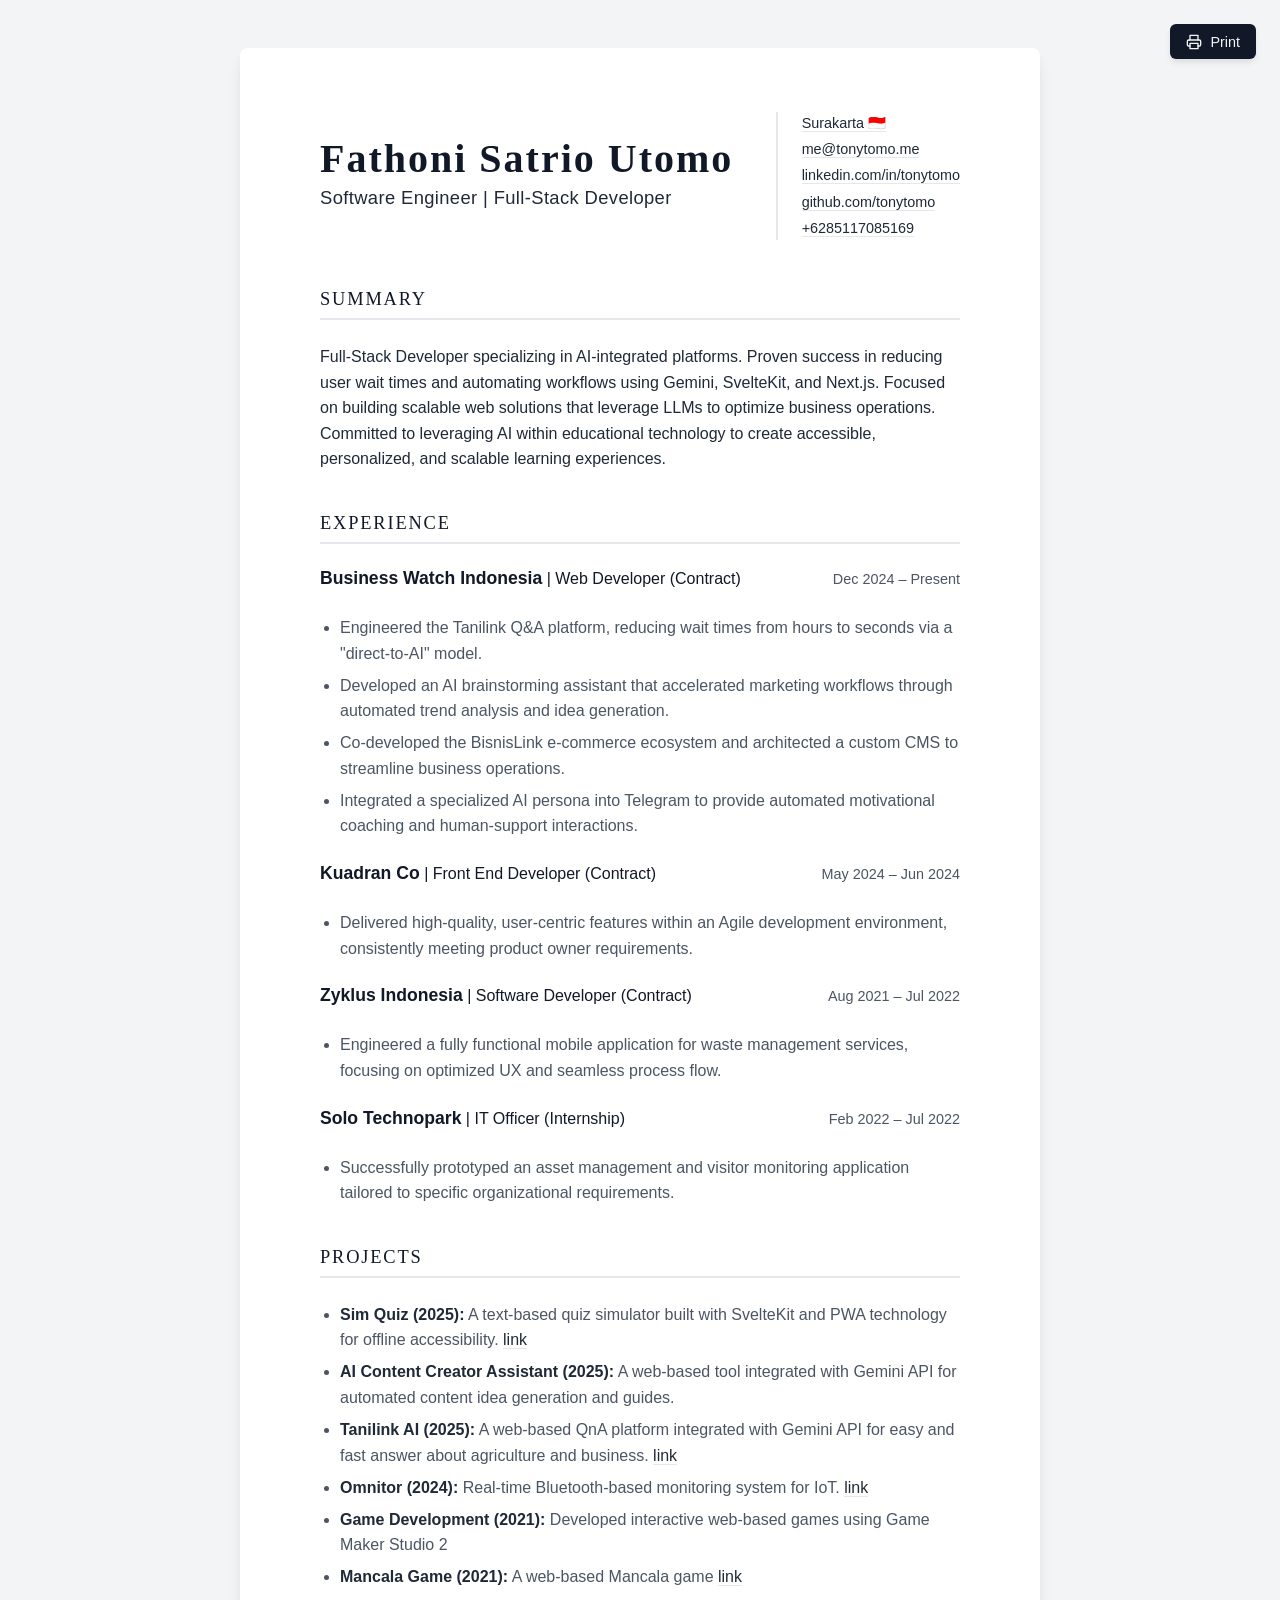
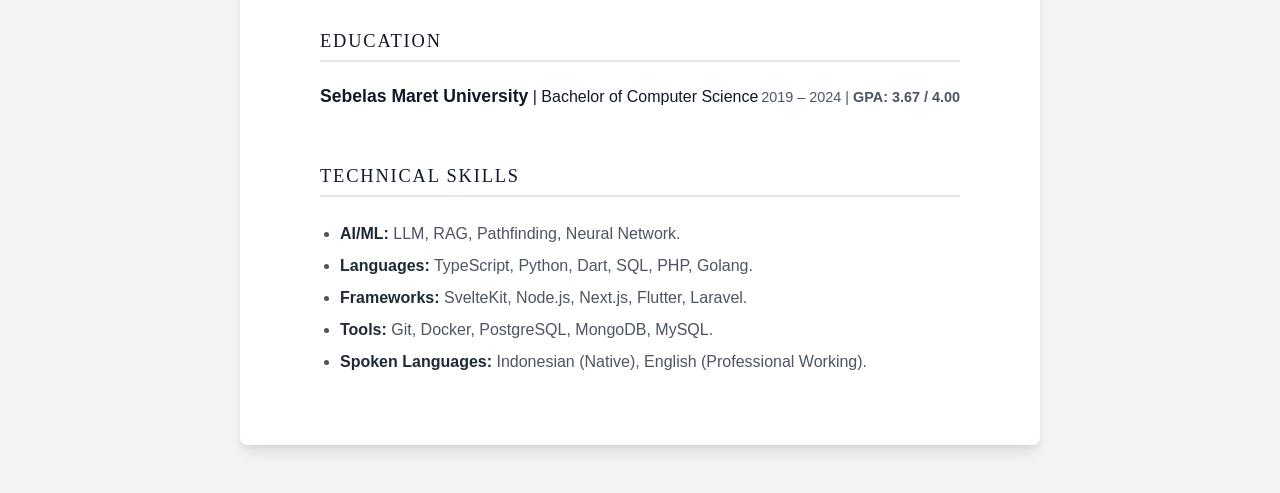
<file: index.html>
<!doctype html>
<html lang="en">

<head>
  <meta charset="UTF-8" />
  <meta name="viewport" content="width=device-width, initial-scale=1.0" />
  <title>Tony Tomo | Welcome to my Curriculum Vitae</title>
  <meta name="description"
    content="Welcome to my CV. In summary, I am a developer with experience in Frontend and Backend Development, with a strong interest in AI and it's application in Web Development and more." />

  <meta name="keywords"
    content="Fathoni Utomo, Software Engineer, Full-Stack Developer, AI, Web Development, SvelteKit, Next.js, Python, Laravel, C++, Java, SQL" />
  <meta name="author" content="Fathoni Utomo" />
  <meta name="robots" content="index, follow" />

  <link rel="canonical" href="https://tonytomo.github.io/cv" />
  <link rel="shortcut icon" href="src/assets/favicon.ico" type="image/x-icon" />
  <link rel="icon" href="src/assets/favicon.ico" type="image/x-icon" />
  <link rel="apple-touch-icon" href="src/assets/favicon.ico" />

  <meta property="og:title" content="Tony Tomo | Curriculum Vitae" />
  <meta property="og:description"
    content="Welcome to my CV. In summary, I am a developer with experience in Frontend and Backend Development, with a strong interest in AI and it's application in Web Development and more." />
  <meta property="og:type" content="website" />
  <meta property="og:url" content="https://tonytomo.github.io/cv" />
  <meta property="og:locale" content="en_US" />
  <meta property="og:site_name" content="Tony Tomo | Curriculum Vitae" />
  <meta property="og:author" content="Fathoni Utomo" />
  <meta property="og:publisher" content="Fathoni Utomo" />
  <meta property="og:theme-color" content="#000000" />

  <link href="https://api.fontshare.com/v2/css?f[]=satoshi@400&f[]=bevellier@500&display=swap" rel="stylesheet" />
  <link rel="stylesheet" href="style.css" />
</head>

<body>
  <div class="top-actions">
    <button onclick="window.print()" class="action-btn" title="Print Resume">
      <svg xmlns="http://www.w3.org/2000/svg" width="16" height="16" viewBox="0 0 24 24" fill="none"
        stroke="currentColor" stroke-width="2" stroke-linecap="round" stroke-linejoin="round">
        <polyline points="6 9 6 2 18 2 18 9"></polyline>
        <path d="M6 18H4a2 2 0 0 1-2-2v-5a2 2 0 0 1 2-2h16a2 2 0 0 1 2 2v5a2 2 0 0 1-2 2h-2"></path>
        <rect x="6" y="14" width="12" height="8"></rect>
      </svg>
      Print
    </button>
  </div>
  <main>
    <header class="resume-header">
      <div class="header-main">
        <h1 id="name"></h1>
        <h2 id="sub"></h2>
      </div>
      <div class="header-contact">
        <ul id="contact-list"></ul>
      </div>
    </header>

    <section>
      <h2>SUMMARY</h2>
      <p id="summary"></p>
    </section>

    <section>
      <h2>EXPERIENCE</h2>
      <div id="experience-list"></div>
    </section>

    <section>
      <h2>PROJECTS</h2>
      <ul id="project-list"></ul>
    </section>

    <section>
      <h2>EDUCATION</h2>
      <div id="education-list"></div>
    </section>

    <section>
      <h2>TECHNICAL SKILLS</h2>
      <ul id="skill-list"></ul>
    </section>
  </main>

  <script src="src/index.js"></script>
</body>

</html>
</file>
<file: style.css>
* {
	margin: 0;
	padding: 0;
	box-sizing: border-box;
}

:root {
	--text-primary: #1f2937;
	--text-secondary: #4b5563;
	--bg-color: #f3f4f6;
	--white: #ffffff;
	--accent: #111827;
	--border-color: #e5e7eb;
}

@media (prefers-color-scheme: dark) {
	:root {
		--text-primary: #f3f4f6;
		--text-secondary: #9ca3af;
		--bg-color: #111827;
		--white: #1f2937;
		--accent: #f9fafb;
		--border-color: #374151;
	}
}

body {
	background-color: var(--bg-color);
	color: var(--text-primary);
	font-family: "Satoshi", sans-serif;
	line-height: 1.6;
	-webkit-font-smoothing: antialiased;
	transition:
		background-color 0.3s ease,
		color 0.3s ease;
}

main {
	background-color: var(--white);
	max-width: 50rem;
	margin: 3rem auto;
	padding: 4rem 5rem;
	box-shadow:
		0 10px 15px -3px rgba(0, 0, 0, 0.1),
		0 4px 6px -2px rgba(0, 0, 0, 0.05);
	border-radius: 8px;
	transition:
		background-color 0.3s ease,
		box-shadow 0.3s ease;
}

@media (max-width: 768px) {
	main {
		margin: 0;
		padding: 5rem 1.5rem 2rem 1.5rem;
		border-radius: 0;
		box-shadow: none;
	}
}

h1,
h2,
h3,
h4,
h5,
h6 {
	font-family: "Bevellier", serif;
	font-weight: 500;
	line-height: 1.2;
	color: var(--accent);
}

main > header {
	display: flex;
	justify-content: space-between;
	align-items: center;
	margin-bottom: 3rem;
	text-align: left;
}

.header-main {
	flex: 1;
}

main > header h1 {
	font-size: 2.5rem;
	letter-spacing: 0.05em;
	margin-bottom: 0.25rem;
	font-weight: 700;
}

main > header h2 {
	font-family: "Satoshi", sans-serif;
	font-size: 1.15rem;
	font-weight: 500;
	color: var(--text-primary);
	margin-bottom: 0.5rem;
	letter-spacing: 0.02em;
}

.header-contact {
	padding-left: 1.5rem;
	border-left: 2px solid var(--border-color);
	margin-left: 1.5rem;
}

.header-contact ul {
	list-style: none;
	padding-left: 0;
	margin: 0;
}

.header-contact ul li {
	margin-bottom: 0.2rem;
	font-size: 0.9rem;
	color: var(--text-secondary);
}

.header-contact ul li:last-child {
	margin-bottom: 0;
}

@media (max-width: 768px) {
	main > header {
		flex-direction: column;
		text-align: center;
	}
	.header-contact {
		margin-left: 0;
		padding-left: 0;
		border-left: none;
		margin-top: 1rem;
		padding-top: 1rem;
		border-top: 2px solid var(--border-color);
		width: 100%;
	}
	.header-contact ul li {
		display: inline-block;
		margin: 0 0.5rem;
	}
}

a {
	color: var(--text-primary);
	text-decoration: none;
	border-bottom: 1px solid var(--border-color);
	transition: border-color 0.2s ease;
}

a:hover {
	border-bottom: 1px solid var(--text-primary);
}

section {
	margin-bottom: 2.5rem;
}

section:last-child {
	margin-bottom: 0;
}

section h2 {
	font-size: 1.15rem;
	text-transform: uppercase;
	letter-spacing: 0.1em;
	margin-bottom: 1.5rem;
	padding-bottom: 0.5rem;
	border-bottom: 2px solid var(--border-color);
	color: var(--accent);
}

article {
	margin-bottom: 1.5rem;
}

article:last-child {
	margin-bottom: 0;
}

article header {
	display: flex;
	justify-content: space-between;
	align-items: baseline;
	margin-bottom: 0.5rem;
	flex-wrap: wrap;
	row-gap: 0.25rem;
}

article h3 {
	font-family: "Satoshi", sans-serif;
	font-size: 1rem;
	font-weight: 400;
}

article h3 strong {
	font-weight: 700;
	font-size: 1.1rem;
	color: var(--accent);
}

article header p {
	color: var(--text-secondary);
	font-size: 0.9rem;
}

article header p em {
	font-style: normal;
}

ul {
	padding-left: 1.25rem;
	color: var(--text-secondary);
}

ul li {
	margin-bottom: 0.4rem;
}

ul li strong {
	color: var(--text-primary);
	font-weight: 600;
}

p {
	margin-bottom: 1rem;
}

/* Print Styles - For "Save as PDF" */
@media print {
	:root {
		--text-primary: #000000;
		--text-secondary: #333333;
		--bg-color: #ffffff;
		--white: #ffffff;
		--accent: #000000;
		--border-color: #cccccc;
	}

	body {
		background-color: var(--white);
		font-size: 9.5pt;
		line-height: 1.35;
	}

	main {
		margin: 0;
		padding: 0;
		box-shadow: none;
		max-width: 100%;
	}

	main > header {
		display: flex;
		flex-direction: row;
		justify-content: space-between;
		align-items: center;
		margin-bottom: 1rem;
		text-align: left;
	}

	.header-contact {
		margin-left: 1rem;
		padding-left: 1rem;
		margin-top: 0;
		padding-top: 0;
		border-top: none;
		border-left: 1.5px solid var(--border-color);
		width: auto;
	}

	.header-contact ul {
		list-style: none;
		margin: 0;
		padding: 0;
	}

	.header-contact ul li {
		display: block;
		margin-bottom: 0.05rem;
		font-size: 0.8rem;
		line-height: 1.2;
	}

	main > header h1 {
		font-size: 1.5rem;
		margin-bottom: 0;
	}

	main > header h2 {
		font-size: 0.9rem;
		margin-bottom: 0.1rem;
	}

	section {
		margin-bottom: 0.75rem;
	}

	section h2 {
		font-size: 1rem;
		margin-bottom: 0.4rem;
		padding-bottom: 0.1rem;
		border-bottom-width: 1px;
	}

	article {
		page-break-inside: avoid;
		break-inside: avoid;
		margin-bottom: 0.5rem;
	}

	article header {
		margin-bottom: 0.15rem;
	}

	article h3 {
		font-size: 0.95pt; /* Wait, using pt here is confusing if it was rem outside */
		/* Let's keep it to rem matching body font size */
	}

	article h3 {
		font-size: 1rem;
	}

	article h3 strong {
		font-size: 1.05rem;
	}

	article header p {
		font-size: 0.85rem;
	}

	ul {
		padding-left: 1.25rem;
	}

	ul li {
		margin-bottom: 0.15rem;
	}

	p {
		margin-bottom: 0.2rem;
	}
}

a:hover {
	border-bottom: 1px solid var(--text-primary);
}

section {
	margin-bottom: 2.5rem;
}

section:last-child {
	margin-bottom: 0;
}

section h2 {
	font-size: 1.15rem;
	text-transform: uppercase;
	letter-spacing: 0.1em;
	margin-bottom: 1.5rem;
	padding-bottom: 0.5rem;
	border-bottom: 2px solid var(--border-color);
	color: var(--accent);
}

article {
	margin-bottom: 1.5rem;
}

article:last-child {
	margin-bottom: 0;
}

article header {
	display: flex;
	justify-content: space-between;
	align-items: baseline;
	margin-bottom: 0.5rem;
	flex-wrap: wrap;
	row-gap: 0.25rem;
}

article h3 {
	font-family: "Satoshi", sans-serif;
	font-size: 1rem;
	font-weight: 400;
}

article h3 strong {
	font-weight: 700;
	font-size: 1.1rem;
	color: var(--accent);
}

article header p {
	color: var(--text-secondary);
	font-size: 0.9rem;
}

article header p em {
	font-style: normal;
}

ul {
	padding-left: 1.25rem;
	color: var(--text-secondary);
}

ul li {
	margin-bottom: 0.4rem;
}

ul li strong {
	color: var(--text-primary);
	font-weight: 600;
}

p {
	margin-bottom: 1rem;
}

/* Print Styles - For "Save as PDF" */
@media print {
	:root {
		--text-primary: #000000;
		--text-secondary: #333333;
		--bg-color: #ffffff;
		--white: #ffffff;
		--accent: #000000;
		--border-color: #cccccc;
	}

	body {
		background-color: var(--white);
		font-size: 9.5pt;
		line-height: 1.35;
	}

	main {
		margin: 0;
		padding: 0;
		box-shadow: none;
		max-width: 100%;
	}

	main > header {
		display: flex;
		flex-direction: row;
		justify-content: space-between;
		align-items: center;
		margin-bottom: 1rem;
		text-align: left;
	}

	.header-contact {
		margin-left: 1rem;
		padding-left: 1rem;
		margin-top: 0;
		padding-top: 0;
		border-top: none;
		border-left: 1.5px solid var(--border-color);
		width: auto;
	}

	.header-contact ul {
		list-style: none;
		margin: 0;
		padding: 0;
	}

	.header-contact ul li {
		display: block;
		margin-bottom: 0.05rem;
		font-size: 0.8rem;
		line-height: 1.2;
	}

	main > header h1 {
		font-size: 1.5rem;
		margin-bottom: 0;
	}

	main > header h2 {
		font-size: 0.9rem;
		margin-bottom: 0.1rem;
	}

	section {
		margin-bottom: 0.75rem;
	}

	section h2 {
		font-size: 1rem;
		margin-bottom: 0.4rem;
		padding-bottom: 0.1rem;
		border-bottom-width: 1px;
	}

	article {
		page-break-inside: avoid;
		break-inside: avoid;
		margin-bottom: 0.5rem;
	}

	article header {
		margin-bottom: 0.15rem;
	}

	article h3 {
		font-size: 1rem;
	}

	article h3 strong {
		font-size: 1.05rem;
	}

	article header p {
		font-size: 0.85rem;
	}

	ul {
		padding-left: 1.25rem;
	}

	ul li {
		margin-bottom: 0.15rem;
	}

	p {
		margin-bottom: 0.2rem;
	}

	a {
		border-bottom: none;
		text-decoration: none;
		color: var(--text-primary);
	}

	section ul li a {
		display: none;
	}

	.top-actions {
		display: none !important;
	}
}

.top-actions {
	position: fixed;
	top: 1.5rem;
	right: 1.5rem;
	display: flex;
	gap: 0.5rem;
	z-index: 100;
}

.action-btn {
	display: flex;
	align-items: center;
	justify-content: center;
	gap: 0.5rem;
	padding: 0.6rem 1rem;
	background-color: var(--accent);
	color: var(--bg-color);
	border: none;
	border-radius: 6px;
	font-family: inherit;
	font-size: 0.9rem;
	font-weight: 500;
	cursor: pointer;
	box-shadow: 0 4px 6px -1px rgba(0, 0, 0, 0.1);
	transition:
		transform 0.2s ease,
		box-shadow 0.2s ease;
	text-decoration: none;
}

.action-btn:hover {
	transform: translateY(-2px);
	box-shadow: 0 6px 8px -1px rgba(0, 0, 0, 0.15);
	border-bottom: none;
}
</file>
